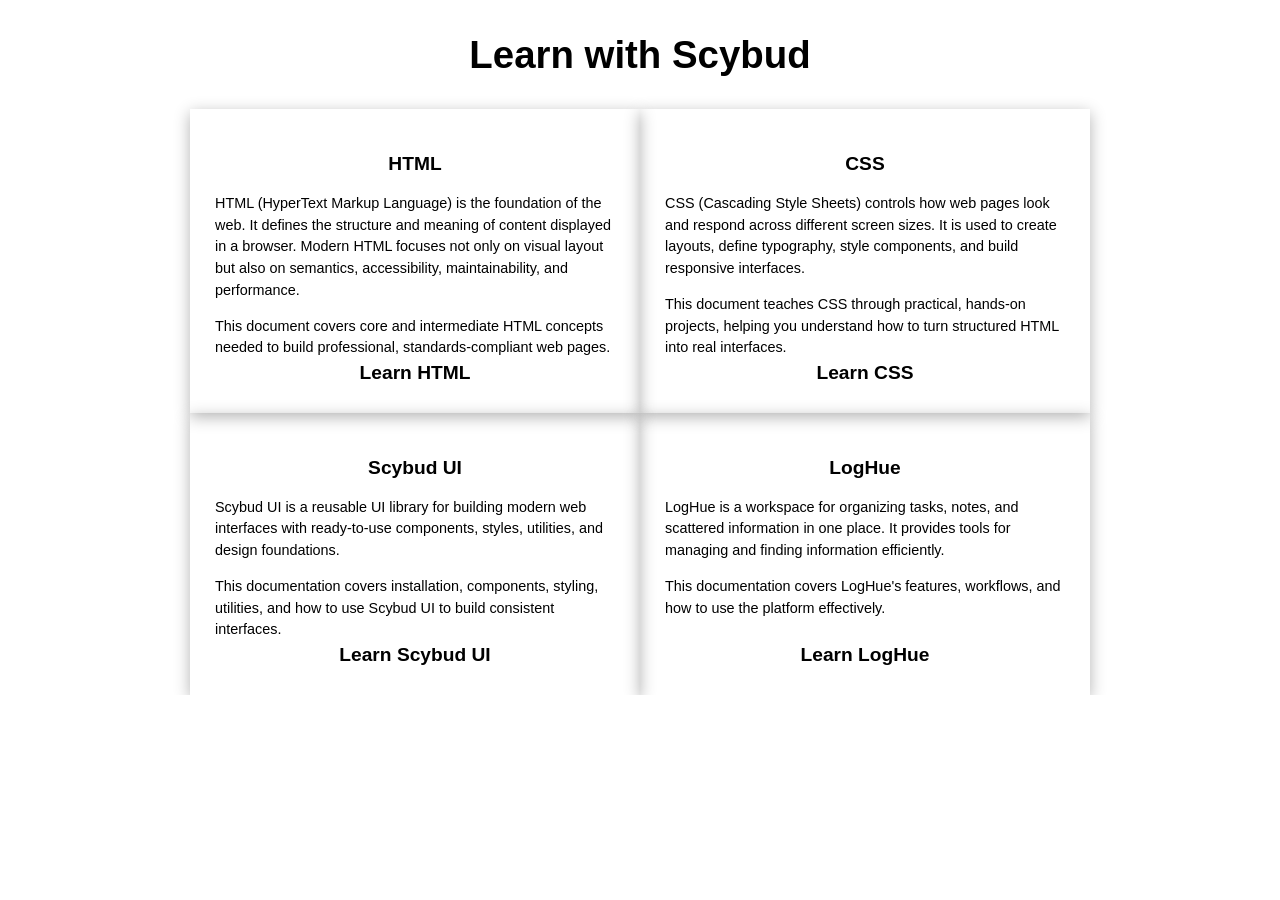
<file: index.html>
<!doctype html>
<html lang="en">
  <head>
    <meta charset="UTF-8" />
    <meta name="viewport" content="width=device-width, initial-scale=1.0" />
    <title>Learn | Scybud</title>

<meta name="description" content="Free developer docs from Scybud covering HTML, CSS, and the Scybud UI component library. Learn web development fundamentals with practical, hands-on guides." />
<meta name="keywords" content="learn web development, HTML docs, CSS docs, Scybud UI, Scybud, web development tutorials" />
<meta name="author" content="Abdulroqib" />
<meta name="robots" content="index, follow" />
<link rel="canonical" href="https://learn.scybud.com/" />

<meta property="og:type" content="website" />
<meta property="og:site_name" content="Scybud" />
<meta property="og:title" content="Learn | Scybud" />
<meta property="og:description" content="Free developer docs from Scybud covering HTML, CSS, and the Scybud UI component library." />
<meta property="og:url" content="https://learn.scybud.com/" />
<meta property="og:image" content="https://learn.scybud.com/assets/images/og-image.png" />

<meta name="twitter:card" content="summary_large_image" />
<meta name="twitter:title" content="Learn | Scybud" />
<meta name="twitter:description" content="Free developer docs from Scybud covering HTML, CSS, and the Scybud UI component library." />
<meta name="twitter:image" content="https://learn.scybud.com/assets/images/og-image.png" />

    <meta name="theme-color" content="#000000" />
<link rel="apple-touch-icon" sizes="180x180" href="/assets/favicons/apple-touch-icon.png">
<link rel="icon" type="image/png" sizes="32x32" href="/assets/favicons/favicon-32x32.png">
<link rel="icon" type="image/png" sizes="16x16" href="/assets/favicons/favicon-16x16.png">
<link rel="manifest" href="/site.webmanifest">

    <link
      rel="stylesheet"
      href="https://ui.scybud.com/css/variables.css"
    />

<link rel="stylesheet" href="/assets/css/base.css" />
<link rel="stylesheet" href="/assets/css/home.css" />
    
  </head>

 <body>
  <h1>Learn with Scybud</h1>

  <div class="cards">
    <div class="card">
      <h2>HTML</h2>
      <p>
        HTML (HyperText Markup Language) is the foundation of the web. It
        defines the structure and meaning of content displayed in a browser.
        Modern HTML focuses not only on visual layout but also on semantics,
        accessibility, maintainability, and performance.
      </p>
      <p>
        This document covers core and intermediate HTML concepts needed to
        build professional, standards-compliant web pages.
      </p>
      <a href="/html/" target="_blank">Learn HTML</a>
    </div>

    <div class="card">
      <h2>CSS</h2>
      <p>
        CSS (Cascading Style Sheets) controls how web pages look and respond
        across different screen sizes. It is used to create layouts, define
        typography, style components, and build responsive interfaces.
      </p>
      <p>
        This document teaches CSS through practical, hands-on projects,
        helping you understand how to turn structured HTML into real
        interfaces.
      </p>
      <a href="/css/" target="_blank">Learn CSS</a>
    </div>

    <div class="card">
      <h2>Scybud UI</h2>
      <p>
        Scybud UI is a reusable UI library for building modern web interfaces
        with ready-to-use components, styles, utilities, and design
        foundations.
      </p>
      <p>
        This documentation covers installation, components, styling,
        utilities, and how to use Scybud UI to build consistent interfaces.
      </p>
      <a href="/scybud-ui/" target="_blank">Learn Scybud UI</a>
    </div>

    <div class="card">
  <h2>LogHue</h2>
  <p>
    LogHue is a workspace for organizing tasks, notes, and scattered
    information in one place. It provides tools for managing and finding
    information efficiently.
  </p>
  <p>
    This documentation covers LogHue's features, workflows, and how to use
    the platform effectively.
  </p>
  <a href="/loghue/">Learn LogHue</a>
</div>

  </div>
</body>

</html>
</file>
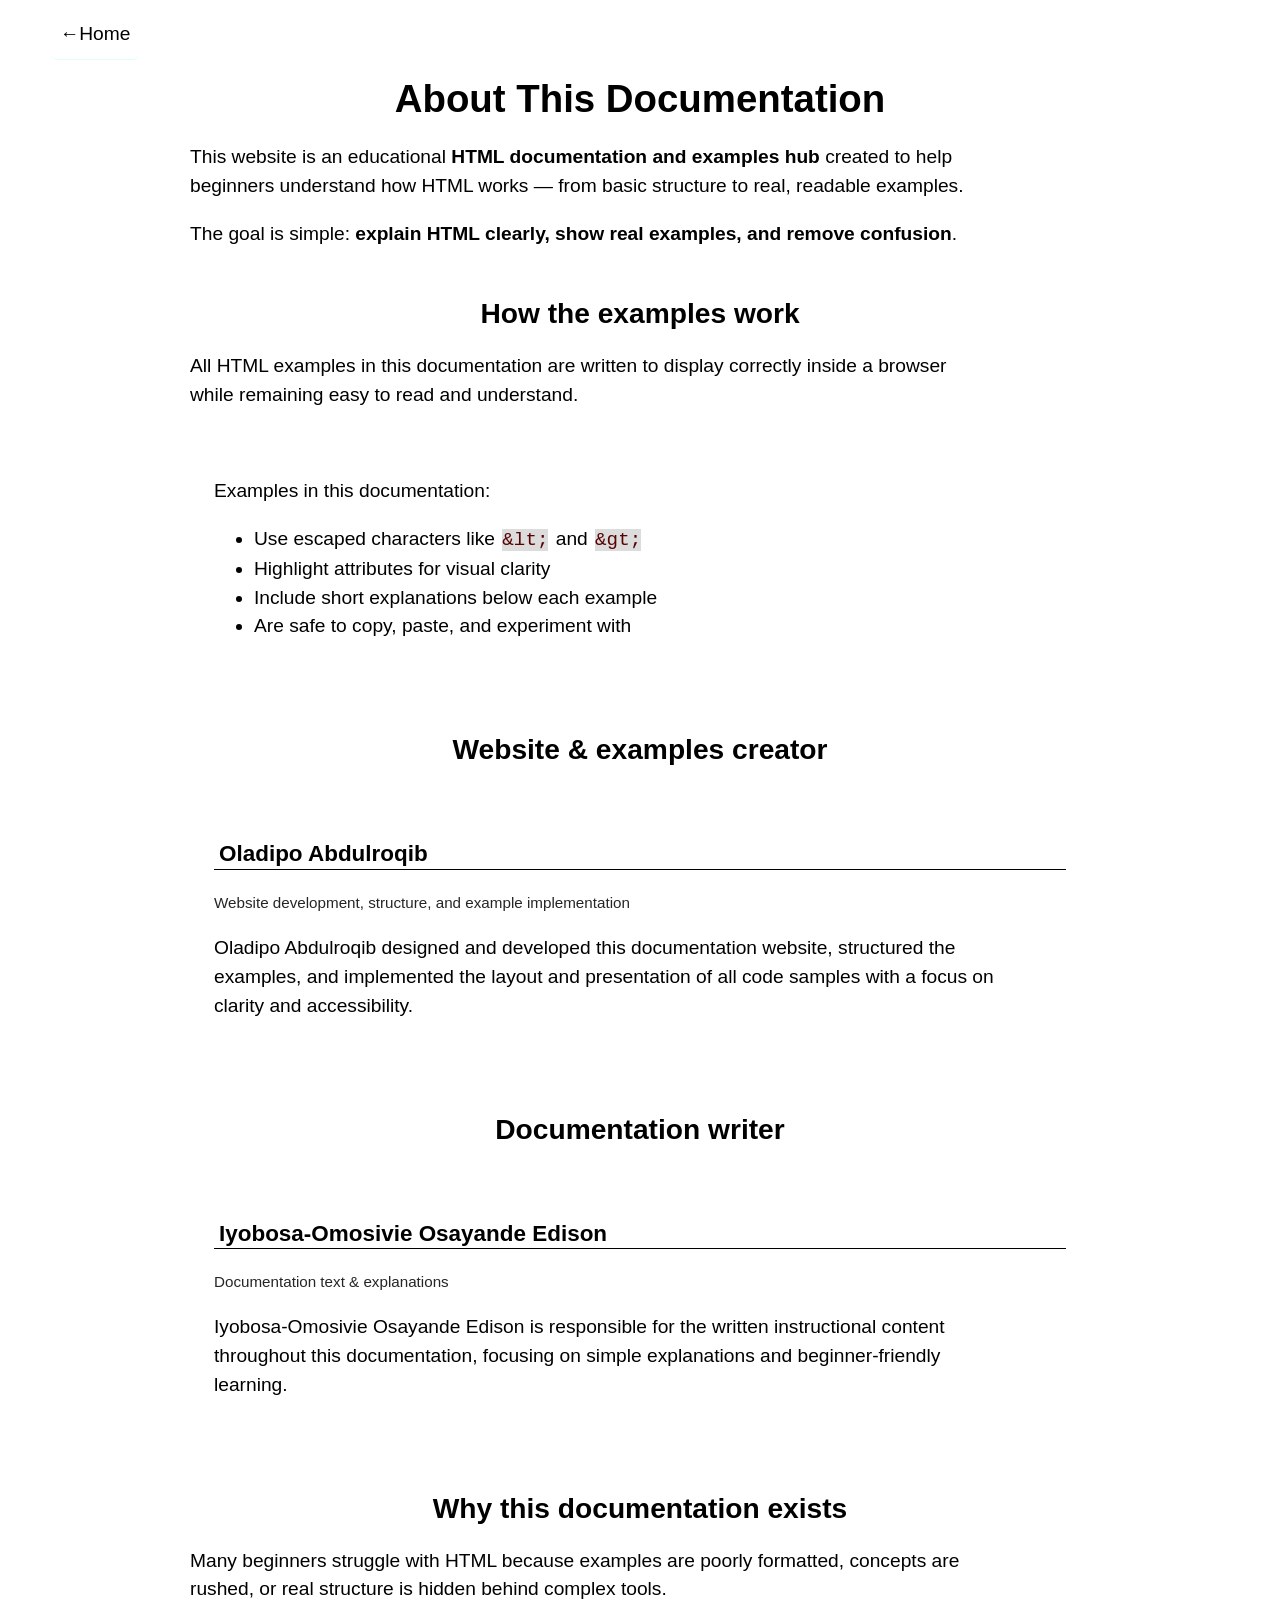
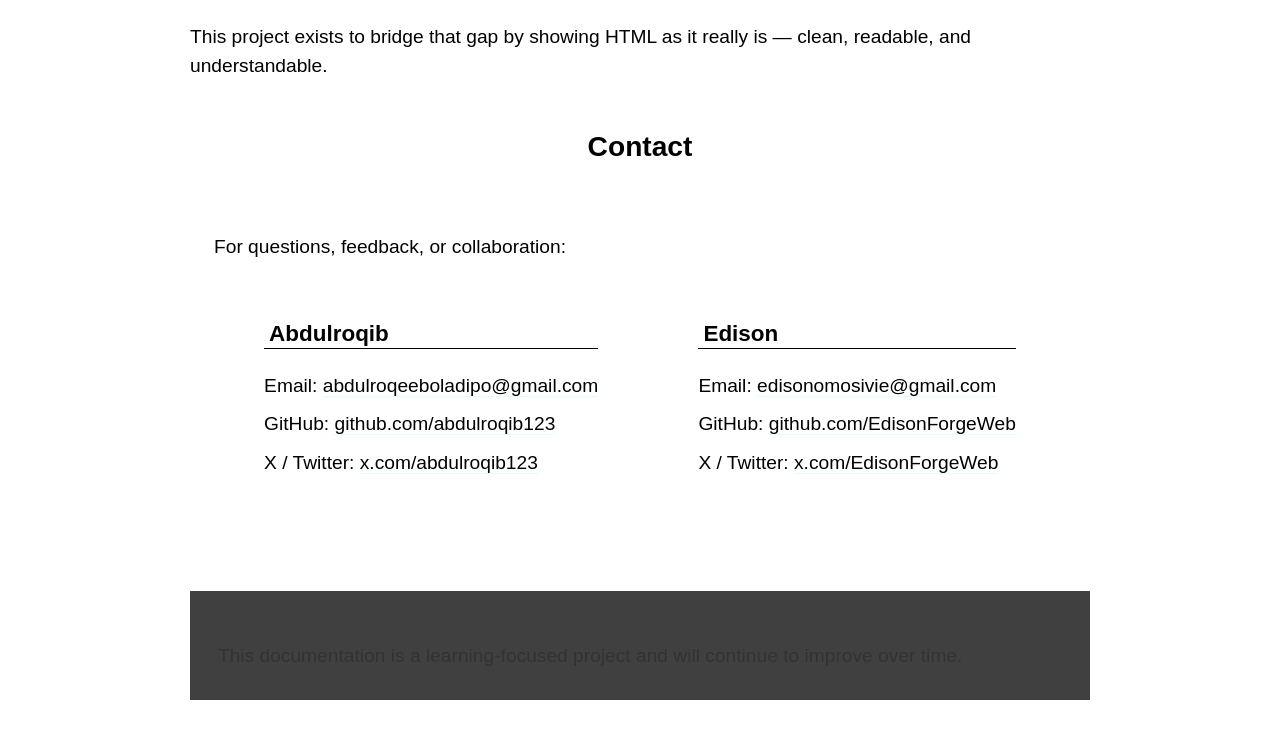
<file: about.html>
<!doctype html>
<html lang="en">
  <head>
    <meta charset="UTF-8" />
    <meta name="viewport" content="width=device-width, initial-scale=1.0" />
    <title>About — HTML Documentation</title>

    <script type="application/ld+json">
      {
        "@context": "https://schema.org",
        "@type": "AboutPage",
        "mainEntity": {
          "@type": "WebPage",
          "name": "About HTML Documentation",
          "description": "About this HTML documentation — educational content to help beginners learn HTML clearly and practically.",
          "url": "https://scyflix.github.io/HTML-Documentaion/about.html"
        }
      }
    </script>

    <script type="application/ld+json">
      {
        "@context": "https://schema.org",
        "@type": "Organization",
        "name": "Scyflix HTML Documentation",
        "url": "https://scyflix.github.io/HTML-Documentaion/",
        "description": "Free educational HTML documentation by Abdulroqib and Iyobosa-Omosivie Edison."
      }
    </script>

    <!--SCYBUD UI CORE-->
    <link rel="stylesheet" href="https://ui.scybud.com/css/variables.css" />

    <link rel="stylesheet" href="/styles.css" />

    <style>
      main {
        max-width: 900px;
        margin: 0 auto;
        padding: 3rem 1.5rem;
      }

      h1,
      h2,
      h3 {
        line-height: 1.3;
      }

      h1 {
        font-size: clamp(2rem, 3vw, 3rem);
        margin-bottom: 1rem;
        text-align: center;
      }

      h2 {
        margin-top: 3rem;
        margin-bottom: 0.75rem;
        font-size: clamp(1.4rem, 2.2vw, 2rem);
      }

      p {
        font-size: var(--font-size);
        max-width: 75ch;
      }

      .card {
        background: var(--card-bg);
        border: 1px solid var(--border-primary);
        border-radius: 8px;
        padding: 1.5rem;
        margin-top: 1.5rem;
      }

      .meta {
        margin-top: 0.5rem;
        font-size: 0.95rem;
        opacity: 0.85;
      }

      a {
        color: var(--link);
        text-decoration: none;
        border-bottom: 1px solid var(--link-border);
      }

      a:hover {
        opacity: 0.9;
      }

      .contact-list {
        list-style: none;
        padding: 0;
        margin: 1rem 0 0;
      }

      .contact-list li {
        margin-bottom: 0.6rem;
      }
      .contactContainer {
        display: flex;
        flex-wrap: wrap;
        justify-content: space-around;
      }
      .contactContainer div {
        border: 1px solid var(--border-primary);
        padding: 0 15px;
        border-radius: 8px;
        margin: 1rem;
      }

      footer {
        margin-top: 4rem;
        padding-top: 2rem;
        border-top: 1px solid var(--border-primary);
        font-size: 0.9rem;
        opacity: 0.8;
      }
      .home {
        background: var(--surface-primary);
        color: var(--text-color);
        padding: 10px;
        border-radius: 8px;
        position: fixed;
        left: 50px;
        top: 10px;
      }
    </style>
  </head>

  <body>
    <main>
      <a href="index.html" class="home">←Home</a>
      <h1>About This Documentation</h1>

      <p>
        This website is an educational
        <strong>HTML documentation and examples hub</strong> created to help
        beginners understand how HTML works — from basic structure to real,
        readable examples.
      </p>

      <p>
        The goal is simple:
        <strong
          >explain HTML clearly, show real examples, and remove
          confusion</strong
        >.
      </p>

      <h2>How the examples work</h2>

      <p>
        All HTML examples in this documentation are written to display correctly
        inside a browser while remaining easy to read and understand.
      </p>

      <div class="card">
        <p>Examples in this documentation:</p>
        <ul>
          <li>
            Use escaped characters like <code>&amp;lt;</code> and
            <code>&amp;gt;</code>
          </li>
          <li>Highlight attributes for visual clarity</li>
          <li>Include short explanations below each example</li>
          <li>Are safe to copy, paste, and experiment with</li>
        </ul>
      </div>

      <h2>Website & examples creator</h2>

      <div class="card">
        <h3>Oladipo Abdulroqib</h3>
        <p class="meta">
          Website development, structure, and example implementation
        </p>
        <p>
          Oladipo Abdulroqib designed and developed this documentation website,
          structured the examples, and implemented the layout and presentation
          of all code samples with a focus on clarity and accessibility.
        </p>
      </div>

      <h2>Documentation writer</h2>

      <div class="card">
        <h3>Iyobosa-Omosivie Osayande Edison</h3>
        <p class="meta">Documentation text & explanations</p>
        <p>
          Iyobosa-Omosivie Osayande Edison is responsible for the written
          instructional content throughout this documentation, focusing on
          simple explanations and beginner-friendly learning.
        </p>
      </div>

      <h2>Why this documentation exists</h2>

      <p>
        Many beginners struggle with HTML because examples are poorly formatted,
        concepts are rushed, or real structure is hidden behind complex tools.
      </p>

      <p>
        This project exists to bridge that gap by showing HTML as it really is —
        clean, readable, and understandable.
      </p>

      <h2>Contact</h2>

      <div class="card">
        <p>For questions, feedback, or collaboration:</p>
        <div class="contactContainer">
          <div id="abdulroqib">
            <h3>Abdulroqib</h3>
            <ul class="contact-list">
              <li>
                Email:
                <a href="mailto:abdulroqeeboladipo@gmail.com">
                  abdulroqeeboladipo@gmail.com
                </a>
              </li>
              <li>
                GitHub:
                <a href="https://github.com/abdulroqib123" target="_blank">
                  github.com/abdulroqib123
                </a>
              </li>
              <li>
                X / Twitter:
                <a href="https://x.com/abdulroqib123" target="_blank">
                  x.com/abdulroqib123
                </a>
              </li>
            </ul>
          </div>
          <div id="edison">
            <h3>Edison</h3>
            <ul class="contact-list">
              <li>
                Email:
                <a href="mailto:edisonomosivie@gmail.com">
                  edisonomosivie@gmail.com
                </a>
              </li>
              <li>
                GitHub:
                <a href="https://github.com/EdisonForgeWeb" target="_blank">
                  github.com/EdisonForgeWeb
                </a>
              </li>
              <li>
                X / Twitter:
                <a href="https://x.com/EdisonForgeWeb" target="_blank">
                  x.com/EdisonForgeWeb
                </a>
              </li>
            </ul>
          </div>
        </div>
      </div>

      <footer>
        <p>
          This documentation is a learning-focused project and will continue to
          improve over time.
        </p>
      </footer>
    </main>
  </body>
</html>
</file>
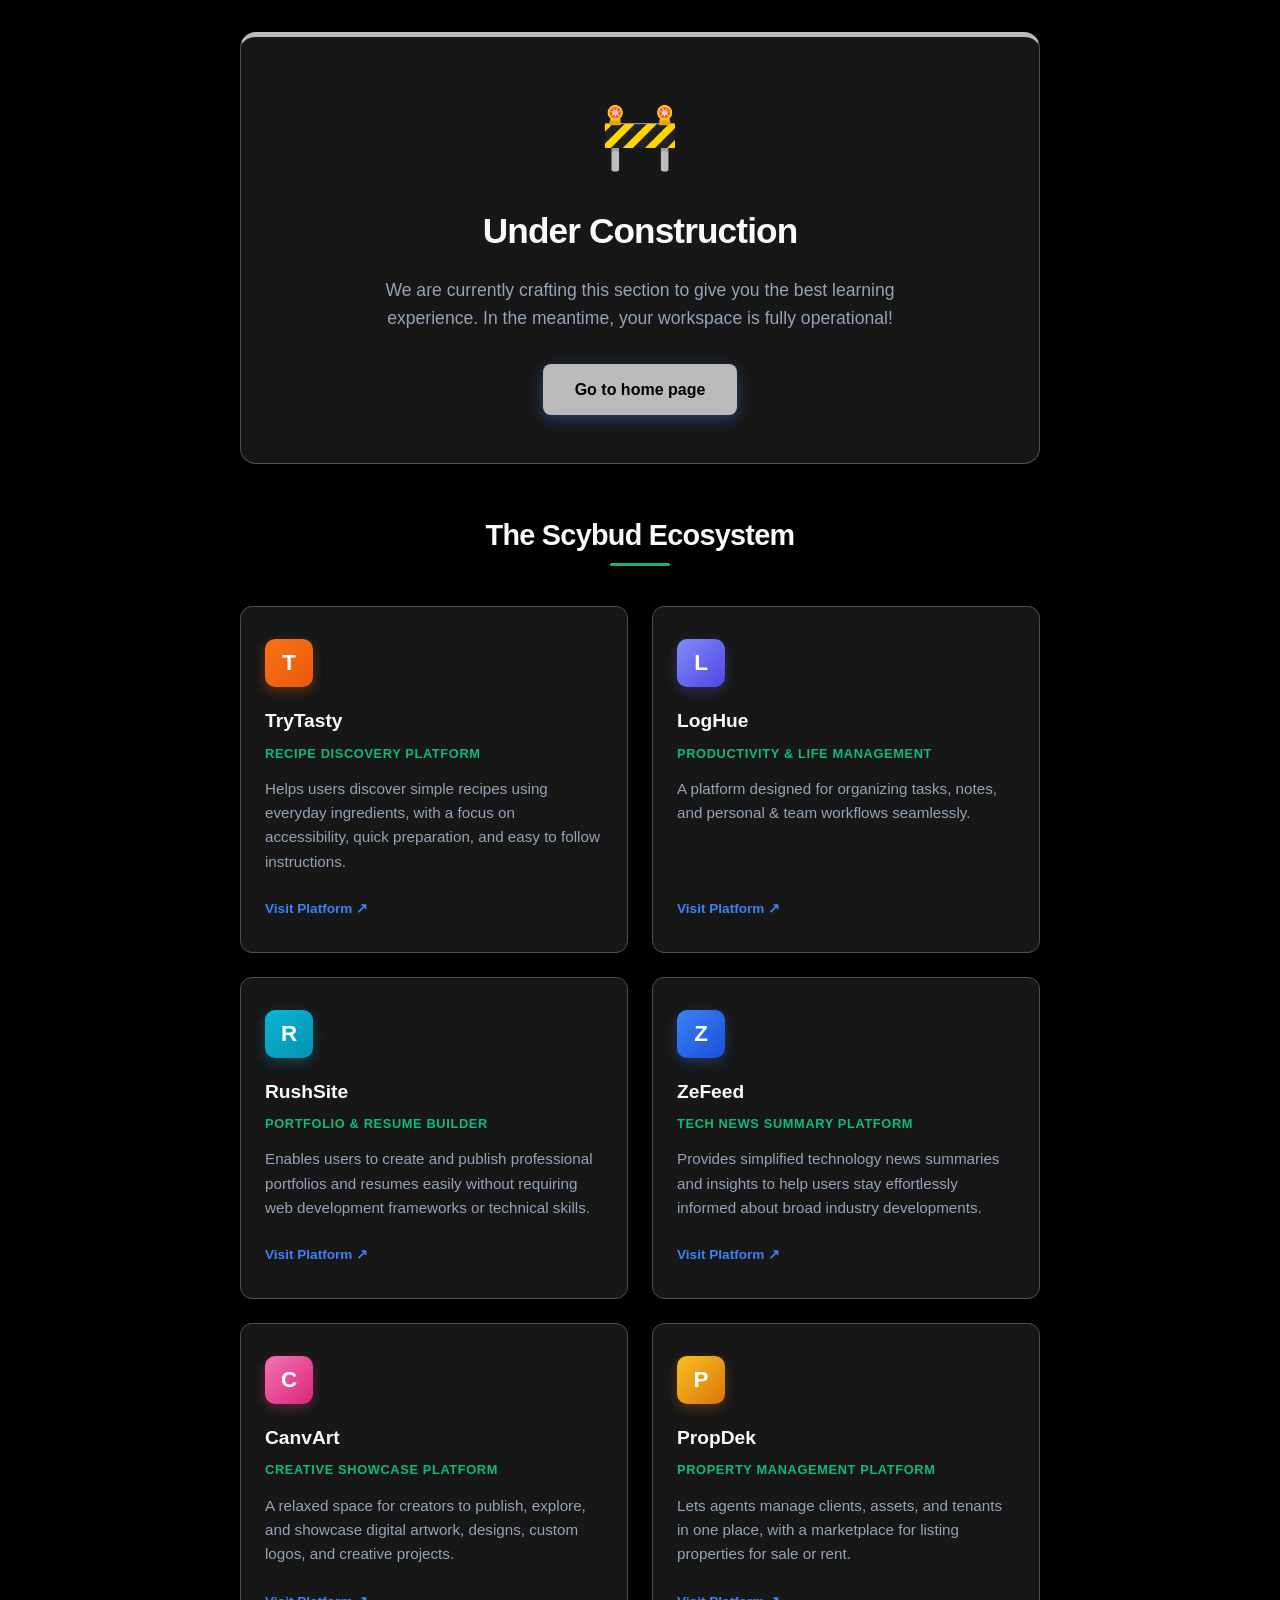
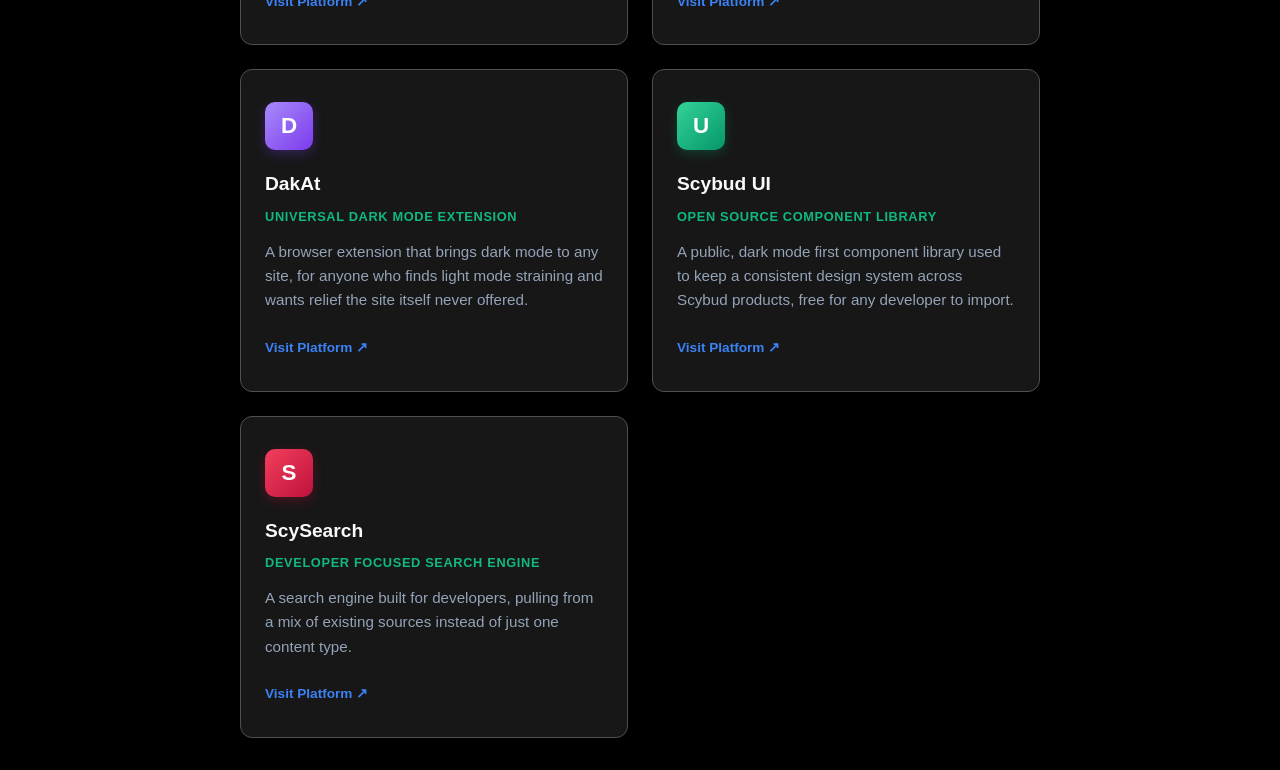
<file: css/page.html>
<!DOCTYPE html>
<html lang="en">
<head>
    <meta charset="UTF-8">
    <meta name="viewport" content="width=device-width, initial-scale=1.0">
    <title>Page Under Construction - Scybud Learn</title>

    <!--FAVICONS-->
<link rel="apple-touch-icon" sizes="180x180" href="../assets/favicons/apple-touch-icon.png">
<link rel="icon" type="image/png" sizes="32x32" href="../assets/favicons/favicon-32x32.png">
<link rel="icon" type="image/png" sizes="16x16" href="../assets/favicons/favicon-16x16.png">
    <style>
        /* Base Reset & Variables */
        * {
            margin: 0;
            padding: 0;
            box-sizing: border-box;
            font-family: 'Segoe UI', Tahoma, Geneva, Verdana, sans-serif;
        }

        :root {
            --primary-color: #bababa; /* Brighter blue for dark mode visibility */
            --primary-hover: #fffefe;
            --dark-bg: #000000;       /* Deep slate background */
            --card-bg: #171717;       /* Slightly lighter slate for contrast */
            --text-main: #f8fafc;     /* Clean off-white */
            --text-muted: #94a3b8;    /* Muted grey for descriptions */
            --border-color: #4f4f4f;  /* Subtle dark border */
            --scybud-accent: #2449c5; /* Scybud Modern Green */
        }

        body {
            background-color: var(--dark-bg);
            color: var(--text-main);
            line-height: 1.6;
            display: flex;
            flex-direction: column;
            align-items: center;
            min-height: 100vh;
            padding: 2rem 1rem;
        }

        /* Main Container */
        .container {
            max-width: 800px;
            width: 100%;
            text-align: center;
        }

        /* Construction Alert Hero */
        .hero-section {
            background: var(--card-bg);
            padding: 3rem 2rem;
            border-radius: 16px;
            box-shadow: 0 10px 25px -5px rgba(0, 0, 0, 0.3), 0 8px 10px -6px rgba(0, 0, 0, 0.3);
            margin-bottom: 3rem;
            border-top: 5px solid var(--primary-color);
            border-left: 1px solid var(--border-color);
            border-right: 1px solid var(--border-color);
            border-bottom: 1px solid var(--border-color);
        }

        .construction-icon {
            font-size: 4rem;
            margin-bottom: 1rem;
            display: inline-block;
        }

        h1 {
            font-size: 2.2rem;
            margin-bottom: 1rem;
            color: var(--text-main);
            letter-spacing: -0.025em;
        }

        p.subtitle {
            font-size: 1.1rem;
            color: var(--text-muted);
            margin-bottom: 2rem;
            max-width: 600px;
            margin-left: auto;
            margin-right: auto;
        }

        /* CTA Button */
        .btn-dashboard {
            display: inline-block;
            background-color: var(--primary-color);
            color: #000000;
            text-decoration: none;
            padding: 0.8rem 2rem;
            font-weight: 600;
            border-radius: 8px;
            transition: background-color 0.2s ease, transform 0.1s ease, box-shadow 0.2s ease;
            box-shadow: 0 4px 14px rgba(59, 130, 246, 0.4);
        }

        .btn-dashboard:hover {
            background-color: var(--primary-hover);
            transform: translateY(-1px);
            box-shadow: 0 6px 20px rgba(59, 130, 246, 0.5);
        }

        .btn-dashboard:active {
            transform: translateY(0);
        }

        /* Scybud Ecosystem Section */
.scybud-section {
    margin-top: 1rem;
}

.scybud-header {
    margin-bottom: 2.5rem;
    text-align: center;
}

.scybud-header h2 {
    font-size: 1.8rem;
    color: #f8fafc;
    position: relative;
    display: inline-block;
    padding-bottom: 0.5rem;
    letter-spacing: -0.025em;
}

.scybud-header h2 a {
    color: inherit;
    text-decoration: none;
    transition: color 0.2s ease;
}

.scybud-header h2 a:hover {
    color: #10b981;
}

.scybud-header h2::after {
    content: '';
    position: absolute;
    bottom: 0;
    left: 50%;
    transform: translateX(-50%);
    width: 60px;
    height: 3px;
    background-color: #10b981;
    border-radius: 2px;
}

/* Balanced responsive grid layout */
.scybud-grid {
    display: grid;
    grid-template-columns: repeat(auto-fit, minmax(280px, 1fr));
    gap: 1.5rem;
    margin-top: 1rem;
}

/* Product Cards styled as anchors */
.product-card {
    background: var(--card-bg);
    padding: 2rem 1.5rem;
    border-radius: 12px;
    border: 1px solid var(--border-color);
    text-decoration: none; /* Removes underline from links */
    color: inherit;
    transition: transform 0.2s ease, box-shadow 0.2s ease, border-color 0.2s ease;
    text-align: left;
    display: flex;
    flex-direction: column;
    align-items: flex-start;
}

.product-card:hover {
    transform: translateY(-4px);
    box-shadow: 0 20px 25px -5px rgba(0, 0, 0, 0.4);
    border-color: #475569;
}

/* Brand Logo Typography Badge Style */
.brand-logo {
    width: 48px;
    height: 48px;
    border-radius: 10px;
    color: white;
    display: flex;
    align-items: center;
    justify-content: center;
    font-weight: bold;
    font-size: 1.4rem;
    margin-bottom: 1.2rem;
}

/* Unique Gradients for the Full Roster */
.logo-trytasty { background: linear-gradient(135deg, #f97316, #ea580c); box-shadow: 0 4px 12px rgba(249, 115, 22, 0.3); }
.logo-loghue { background: linear-gradient(135deg, #818cf8, #4f46e5); box-shadow: 0 4px 12px rgba(99, 102, 241, 0.3); }
.logo-rushsite { background: linear-gradient(135deg, #06b6d4, #0891b2); box-shadow: 0 4px 12px rgba(6, 182, 212, 0.3); }
.logo-zefeed { background: linear-gradient(135deg, #3b82f6, #1d4ed8); box-shadow: 0 4px 12px rgba(59, 130, 246, 0.3); }
.logo-canvart { background: linear-gradient(135deg, #f472b6, #db2777); box-shadow: 0 4px 12px rgba(236, 72, 153, 0.3); }
.logo-htmldoc { background: linear-gradient(135deg, #10b981, #059669); box-shadow: 0 4px 12px rgba(16, 185, 129, 0.3); }
.logo-propdek { background: linear-gradient(135deg, #fbbf24, #d97706); box-shadow: 0 4px 12px rgba(217, 119, 6, 0.3); }
.logo-dakat { background: linear-gradient(135deg, #a78bfa, #7c3aed); box-shadow: 0 4px 12px rgba(124, 58, 237, 0.3); }
.logo-scybudui { background: linear-gradient(135deg, #34d399, #059669); box-shadow: 0 4px 12px rgba(5, 150, 105, 0.3); }
.logo-scysearch { background: linear-gradient(135deg, #f43f5e, #be123c); box-shadow: 0 4px 12px rgba(190, 18, 60, 0.3); }

.product-card h3 {
    font-size: 1.2rem;
    margin-bottom: 0.4rem;
    color: #f8fafc;
}

.product-card h4 {
    font-size: 0.8rem;
    text-transform: uppercase;
    letter-spacing: 0.05em;
    color: #10b981; /* Accent styling for product type tags */
    margin-bottom: 0.8rem;
    font-weight: 600;
}

.product-card p {
    font-size: 0.95rem;
    color: #94a3b8;
    font-weight: 400;
    margin-bottom: 1.5rem;
}

/* Link indication arrow at the bottom right of the card */
.card-link-text {
    font-size: 0.85rem;
    color: #3b82f6;
    font-weight: 600;
    margin-top: auto; /* Pushes link text to the bottom */
    display: flex;
    align-items: center;
    gap: 0.25rem;
}

.product-card:hover .card-link-text {
    color: #60a5fa;
}
        /* Responsive adjustments */
        @media (max-width: 600px) {
            h1 { font-size: 1.8rem; }
            .hero-section { padding: 2rem 1rem; }
        }
    </style>
</head>
<body>

    <div class="container">
        
        <!-- Under Construction Notice -->
        <section class="hero-section">
            <span class="construction-icon">🚧</span>
            <h1>Under Construction</h1>
            <p class="subtitle">We are currently crafting this section to give you the best learning experience. In the meantime, your workspace is fully operational!</p>
            <a href="/" class="btn-dashboard">Go to home page</a>
        </section>

       <!-- Scybud Products Showcase Section -->
<section class="scybud-section">
    <div class="scybud-header">
        <h2><a href="https://abdulroqib123.github.io/Scybud-Labs/" target="_blank">The Scybud Ecosystem</a></h2>
    </div>
    
    <div class="scybud-grid">
        
        <!-- 1. TryTasty -->
        <a href="https://trytasty.scybud.com" target="_blank" class="product-card">
            <div class="brand-logo logo-trytasty">T</div>
            <h3>TryTasty</h3>
            <h4>Recipe Discovery Platform</h4>
            <p>Helps users discover simple recipes using everyday ingredients, with a focus on accessibility, quick preparation, and easy to follow instructions.</p>
            <span class="card-link-text">Visit Platform ↗</span>
        </a>

        <!-- 2. LogHue -->
        <a href="https://loghue.com" target="_blank" class="product-card">
            <div class="brand-logo logo-loghue">L</div>
            <h3>LogHue</h3>
            <h4>Productivity & Life Management</h4>
            <p>A platform designed for organizing tasks, notes, and personal & team workflows seamlessly.</p>
            <span class="card-link-text">Visit Platform ↗</span>
        </a>

        <!-- 3. RushSite -->
        <a href="https://rushsite.scybud.com" target="_blank" class="product-card">
            <div class="brand-logo logo-rushsite">R</div>
            <h3>RushSite</h3>
            <h4>Portfolio & Resume Builder</h4>
            <p>Enables users to create and publish professional portfolios and resumes easily without requiring web development frameworks or technical skills.</p>
            <span class="card-link-text">Visit Platform ↗</span>
        </a>

        <!-- 4. ZeFeed -->
        <a href="https://zefeed.scybud.com" target="_blank" class="product-card">
            <div class="brand-logo logo-zefeed">Z</div>
            <h3>ZeFeed</h3>
            <h4>Tech News Summary Platform</h4>
            <p>Provides simplified technology news summaries and insights to help users stay effortlessly informed about broad industry developments.</p>
            <span class="card-link-text">Visit Platform ↗</span>
        </a>

        <!-- 5. CanvArt -->
        <a href="https://canvart.scybud.com" target="_blank" class="product-card">
            <div class="brand-logo logo-canvart">C</div>
            <h3>CanvArt</h3>
            <h4>Creative Showcase Platform</h4>
            <p>A relaxed space for creators to publish, explore, and showcase digital artwork, designs, custom logos, and creative projects.</p>
            <span class="card-link-text">Visit Platform ↗</span>
        </a>

        <!-- 6. PropDek -->
        <a href="https://propdek.scybud.com" target="_blank" class="product-card">
            <div class="brand-logo logo-propdek">P</div>
            <h3>PropDek</h3>
            <h4>Property Management Platform</h4>
            <p>Lets agents manage clients, assets, and tenants in one place, with a marketplace for listing properties for sale or rent.</p>
            <span class="card-link-text">Visit Platform ↗</span>
        </a>

        <!-- 7. DakAt -->
        <a href="https://dakat.scybud.com" target="_blank" class="product-card">
            <div class="brand-logo logo-dakat">D</div>
            <h3>DakAt</h3>
            <h4>Universal Dark Mode Extension</h4>
            <p>A browser extension that brings dark mode to any site, for anyone who finds light mode straining and wants relief the site itself never offered.</p>
            <span class="card-link-text">Visit Platform ↗</span>
        </a>

        <!-- 8. Scybud UI -->
        <a href="https://ui.scybud.com" target="_blank" class="product-card">
            <div class="brand-logo logo-scybudui">U</div>
            <h3>Scybud UI</h3>
            <h4>Open Source Component Library</h4>
            <p>A public, dark mode first component library used to keep a consistent design system across Scybud products, free for any developer to import.</p>
            <span class="card-link-text">Visit Platform ↗</span>
        </a>

        <!-- 9. ScySearch -->
        <a href="https://search.scybud.com" target="_blank" class="product-card">
            <div class="brand-logo logo-scysearch">S</div>
            <h3>ScySearch</h3>
            <h4>Developer Focused Search Engine</h4>
            <p>A search engine built for developers, pulling from a mix of existing sources instead of just one content type.</p>
            <span class="card-link-text">Visit Platform ↗</span>
        </a>

    </div>
</section>

    </div>

</body>
</html>
</file>
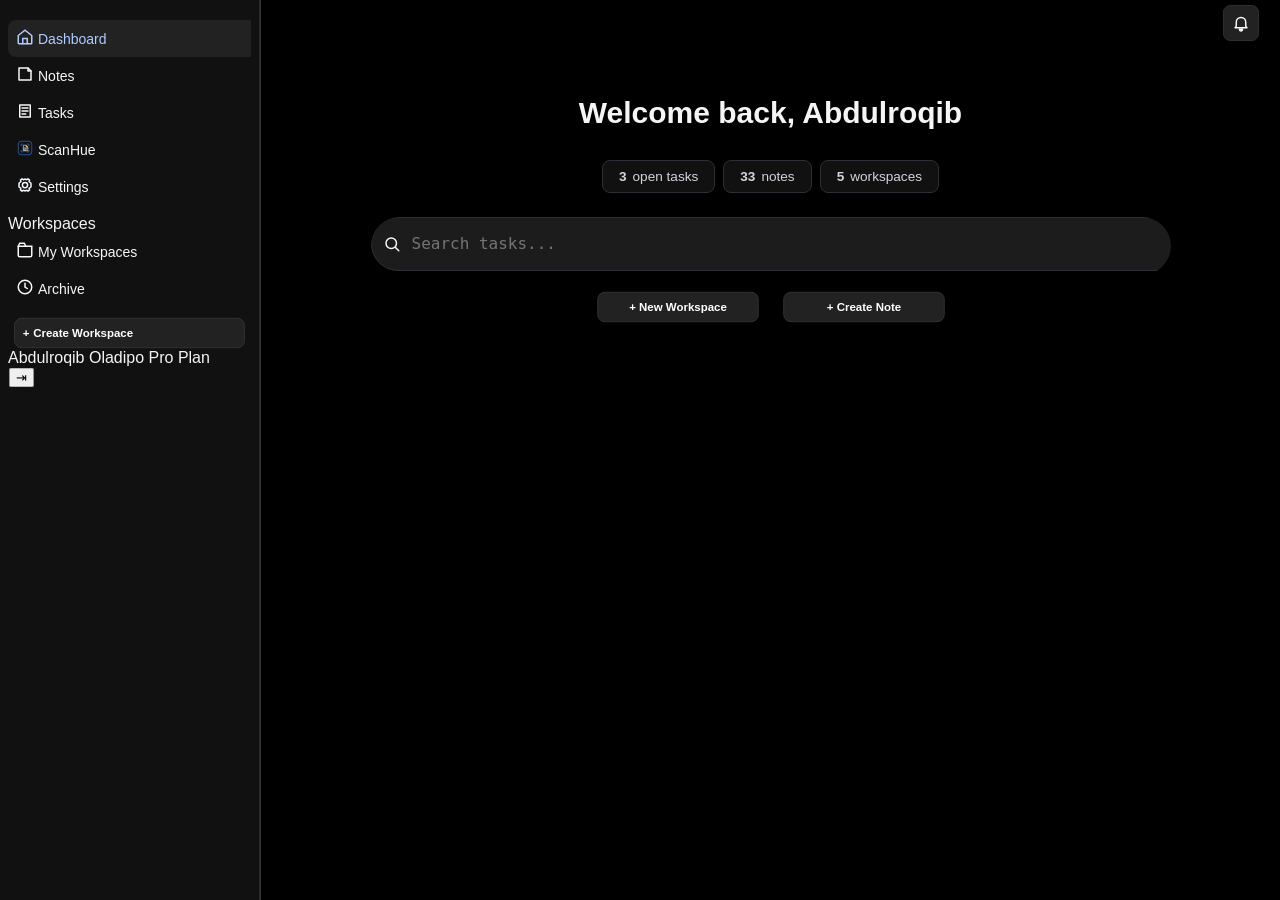
<file: css/recources/loghue-dashboard.html>
<!doctype html>
<html lang="en">
<head>
  <meta charset="UTF-8" />
  <meta name="viewport" content="width=device-width, initial-scale=1.0" />
  <title>Dashboard | LogHue</title>

  <style>
html,
body {
  margin: 0;
  background: #000;
  color: #f5f5f5;
  font-family: Arial, Helvetica, sans-serif;
}

.main {
  display: grid;
  grid-template-columns: 260px 1fr;
  min-height: 100vh;
}

.sidebar {
  background: #111;
  border-right: 1px solid #2a2a2a;
    padding: 20px 8px;

}

.sidebar a {
    background: none;
  border: none;
  width: 100%;
  padding: 8px;
  font-size: 0.875rem;
  border-radius: 8px;
  color: #f5f7fa;
  cursor: pointer;
  transition: 0.2s;
  display: flex;
  align-items: center;
  gap: 4px;
  text-decoration: none;
}

.sidebar a.active {
  color: #afccff;
  background: #222;
}

.sidebarNav {
    flex: 1;
    width: 100%;
    overflow: auto;
    padding-bottom: 10px;
    margin-bottom: auto;
    overflow-x: hidden;
}
.sidebarNav span.navIcon {
        width: auto;
        display: block;
    }

 .mainContent {
  border-left: 1px solid #333;
  padding: 0 8px 8px;
  overflow-y: auto;
  scroll-behavior: smooth;
}

.contentHeader {
  white-space: nowrap;
  display: flex;
  justify-content: space-between;
  align-items: center;
  position: sticky;
  top: 0;
  z-index: 1;
  margin-bottom: 16px;
  padding: 4px 12px;
  overflow-x: auto;
}

.menuBtn {
  font-size: 0.9rem;
  font-weight: 600;
  background: none;
  border: none;
  cursor: pointer;
  transition: opacity 0.2s ease;
}

.headerRight {
  display: flex;
  align-items: center;
  gap: 8px;
}

#notificationToggleBtn {
  position: relative;
}

.dashboard-section {
  border: none;
  display: flex;
  flex-direction: column;
  align-items: center;
  transition: transform 1s ease, opacity 0.5s ease;
  border-radius: 8px;
  padding: 4px;
  margin: 10px auto;
}

.sectionHeader {
  margin-bottom: var(--space-md);
}

.dashboardHeader h1 {
  font-size: 1.875rem;
}

.dashboardStats {
  display: flex;
  gap: 8px;
  width: 100%;
  max-width: 800px;
  margin: 0 auto;
  flex-wrap: wrap;
  justify-content: center;
}

.statCard {
  background: #111;
  border: 1px solid #2c2f36;
  border-radius: 8px;
  padding: 8px 16px;
  font-size: 0.85rem;
  color: #d1d5db;
  display: flex;
  align-items: center;
  gap: 6px;
}

.searchBarContainer {
  width: 100%;
  max-width: 100%;
  display: flex;
  flex-direction: column;
  justify-content: center;
  gap: 16px;
  margin: 0 16px;
  position: relative;
}

.searchInputWrapper {
    overflow: hidden;
  position: relative;
  width: 100%;
  max-width: 800px;
  margin: 24px auto 0;
    border-radius: 50px;

}
.searchIcon {
    position: absolute;
    left: 12px;
    top: 18px;
}
.mainSearchInput {
  background-color: #1c1c1c;
  color: #ffffff;
  outline: none;
  border: 1px solid #2c2f36;
  font-size: 1rem;
  transition: 0.3s;
  resize: none;
  border-radius: 50px;
  width: 100%;
  height: 20px;
  margin: 0;
  max-width: none;
  padding: 16px;
  padding-right: 0;
  padding-left: 40px;
}

.quickActionsContainer {
  display: flex;
  justify-content: center;
  gap: 16px;
  margin-bottom: 24px;
  color: #fff;
}

.actionBtn {
     background: #222;
  border: 1px solid #333;
    width: 100%;
    padding: 8px;
    font-size: 0.756rem;
    border-radius: 8px;
    color: #fff;
    cursor: pointer;
    transition: 0.2s;
    display: flex;
    align-items: center;
    gap: 4px;
    font-weight: 600;
}
.actionBtn:hover {
    background: #fff;
    color: #000;
}
.quickActionsContainer .actionBtn {
    width: 170px;
    display: flex;
    justify-content: center;
    align-items: center;
 
}
.quickActionsContainer .actionBtn:hover {
color: #fff;
background: #111;
}
button {
    transform: scale(0.95);
}

@media (max-width: 800px) {
  .main {
    grid-template-columns: 1fr;
  }

  .sidebar {
    display: none;
  }
}
  </style>
</head>

<body>

  <main class="main">
    
    <aside class="sidebar" id="sidebarContainer">

      <nav class="sidebarNav" aria-label="Main navigation">

        <a href="#" class="active">
          <span class="navIcon">
            <svg width="18" height="18" viewBox="0 0 24 24" fill="none">
          <path d="M3 10L12 3L21 10V20C21 20.55 20.55 21 20 21H4C3.45 21 3 20.55 3 20V10Z" stroke="currentColor" stroke-width="2" stroke-linecap="round"></path>
          <path d="M9 21V14H15V21" stroke="currentColor" stroke-width="2" stroke-linecap="round"></path>
        </svg>
          </span>
          Dashboard
        </a>

        <a href="#">
          <span class="navIcon">
            <svg width="18" height="18" viewBox="0 0 24 24" fill="none">
          <path d="M4 4H16L20 8V20H4V4Z" stroke="currentColor" stroke-width="2" stroke-linecap="round" stroke-linejoin="round"></path>
          <path d="M16 4V8H20" stroke="currentColor" stroke-width="2" stroke-linecap="round" stroke-linejoin="round"></path>
        </svg>
          </span>
          Notes
        </a>

        <a href="#">
          <span class="navIcon">
            <svg width="18" height="18" viewBox="0 0 24 24" fill="none">
          <!-- outer log sheet -->
          <path d="M5 4H19V20H5V4Z" stroke="currentColor" stroke-width="2" stroke-linecap="round" stroke-linejoin="round"></path>
          <!-- log lines -->
          <path d="M8 8H16" stroke="currentColor" stroke-width="2" stroke-linecap="round"></path>
          <path d="M8 12H16" stroke="currentColor" stroke-width="2" stroke-linecap="round"></path>
          <path d="M8 16H13" stroke="currentColor" stroke-width="2" stroke-linecap="round"></path>
        </svg>
          </span>
          Tasks
        </a>

        <a href="#">
          <span class="navIcon">
           <svg width="18" height="18" viewBox="0 0 64 64" fill="none">
          <!-- Outer frame (blue) -->
          <rect x="8" y="8" width="48" height="48" rx="10" stroke="#3B82F6" stroke-width="2"></rect>

          <!-- Corner brackets -->
          <path d="M18 24 V18 H24" stroke="#3B82F6" stroke-width="2" stroke-linecap="round"></path>
          <path d="M46 24 V18 H40" stroke="#3B82F6" stroke-width="2" stroke-linecap="round"></path>
          <path d="M18 40 V46 H24" stroke="#3B82F6" stroke-width="2" stroke-linecap="round"></path>
          <path d="M46 40 V46 H40" stroke="#3B82F6" stroke-width="2" stroke-linecap="round"></path>

          <!-- Document -->
          <path d="M26 22 H36 L42 28 V42 H26 Z" stroke="#FFFFFF" stroke-width="2" stroke-linejoin="round"></path>
          <path d="M36 22 V28 H42" stroke="#FFFFFF" stroke-width="2" stroke-linejoin="round"></path>

          <!-- Text lines -->
          <line x1="28" y1="32" x2="40" y2="32" stroke="#FFFFFF" stroke-width="2" stroke-linecap="round"></line>
          <line x1="28" y1="36" x2="38" y2="36" stroke="#FFFFFF" stroke-width="2" stroke-linecap="round"></line>
          <line x1="28" y1="40" x2="36" y2="40" stroke="#FFFFFF" stroke-width="2" stroke-linecap="round"></line>

          <!-- Scan beam -->
          <rect x="24" y="30" width="24" height="4" rx="2" fill="#3B82F6" opacity="0.35"></rect>

          <!-- Yellow accent -->
          <circle cx="38" cy="26" r="2" fill="#FACC15"></circle>
        </svg>
          </span>
          ScanHue
        </a>

        <a href="#">
          <span class="navIcon">
            <svg width="18" height="18" viewBox="0 0 24 24" fill="none">
          <path d="M12 15.5C13.933 15.5 15.5 13.933 15.5 12C15.5 10.067 13.933 8.5 12 8.5C10.067 8.5 8.5 10.067 8.5 12C8.5 13.933 10.067 15.5 12 15.5Z" stroke="currentColor" stroke-width="2"></path>
          <path d="M19.4 15A1.65 1.65 0 0 0 20 14V10A1.65 1.65 0 0 0 19.4 9L17.5 7.5L18 5.5L16 4L14 5L12 4L10 5L8 4L6 5.5L6.5 7.5L4.6 9A1.65 1.65 0 0 0 4 10V14A1.65 1.65 0 0 0 4.6 15L6.5 16.5L6 18.5L8 20L10 19L12 20L14 19L16 20L18 18.5L17.5 16.5L19.4 15Z" stroke="currentColor" stroke-width="2" stroke-linecap="round"></path>
        </svg>
          </span>
          Settings
        </a>

      </nav>

      <div class="sidebarHeading">Workspaces</div>

      <nav class="sidebarNav" aria-label="Workspace navigation">

        <a href="#">
          <span class="navIcon">
            <svg width="18" height="18" viewBox="0 0 24 24" fill="none">
          <path d="M3 7H21V19C21 20.1 20.1 21 19 21H5C3.9 21 3 20.1 3 19V7Z" stroke="currentColor" stroke-width="2" stroke-linecap="round"></path>
          <path d="M3 7L5 3H11L13 7" stroke="currentColor" stroke-width="2" stroke-linecap="round"></path>
        </svg>
          </span>
          My Workspaces
        </a>

        <a href="#">
          <span class="navIcon">
           <svg width="18" height="18" viewBox="0 0 24 24" fill="none">
          <circle cx="12" cy="12" r="9" stroke="currentColor" stroke-width="2"></circle>
          <path d="M12 7V12L15 14" stroke="currentColor" stroke-width="2" stroke-linecap="round"></path>
        </svg>
          </span>
          Archive
        </a>

      </nav>

      <button class="actionBtn">
        <span>+</span>
        Create Workspace
      </button>

      <div class="profile">

        <div class="avatar"></div>

        <div class="profileInfo">
          <span class="profileName">Abdulroqib Oladipo</span>
          <span class="profilePlan">Pro Plan</span>
        </div>

        <button class="signOut" aria-label="Sign out">
          ⇥
        </button>

      </div>

    </aside>


    <article class="mainContent" id="dashboardContent">

      <div class="contentHeader">

        <button
          class="menuBtn"
          id="toggleSidebar"
          aria-label="Toggle Sidebar"
        >
          ☰
        </button>

        <div class="headerRight">

          <button
            class="notificationBtn actionBtn"
            id="notificationToggleBtn"
            title="Notifications"
            aria-label="Notifications"
          >
           <svg width="20" height="20" viewBox="0 0 24 24" fill="none" stroke="currentColor" stroke-width="1.8" stroke-linecap="round" stroke-linejoin="round">
                <path d="M12 22c1.1 0 2-.9 2-2H10c0 1.1.9 2 2 2z"></path>
                <path d="M18 16v-5a6 6 0 10-12 0v5l-1.5 2h15L18 16z"></path>
              </svg>

          </button>

        </div>

      </div>


      <div id="modalContainer"></div>
      <div id="actionsMessage"></div>
      <div id="infoDisplay"></div>


      <div id="notificationsContainer" hidden>

        <h2>Notifications</h2>

        <ul id="notificationsList">
          <p class="placeholderText">Nothing here yet.</p>
        </ul>

      </div>


      <section class="dashboard-section">

        <div class="sectionHeader dashboardHeader">

          <h1 id="dashboardGreeting">
            Welcome back, Abdulroqib
          </h1>

        </div>


        <div class="dashboardStats" id="dashboardStats">

          <div class="statCard">
            <strong>3</strong>
            <span>open tasks</span>
          </div>

          <div class="statCard">
            <strong>33</strong>
            <span>notes</span>
          </div>

          <div class="statCard">
            <strong>5</strong>
            <span>workspaces</span>
          </div>

        </div>


        <div class="searchBarContainer">

          <div class="searchInputWrapper">

           <svg class="searchIcon" width="18" height="18" viewBox="0 0 24 24" fill="none" aria-hidden="true">
      <circle cx="11" cy="11" r="7" stroke="currentColor" stroke-width="2"></circle>
      <path d="M21 21L16.65 16.65" stroke="currentColor" stroke-width="2" stroke-linecap="round"></path>
    </svg>

            <textarea
              name="mainSearchInput"
              id="mainSearchInput"
              class="inputField mainSearchInput"
              rows="1"
              placeholder="Search tasks..."
            ></textarea>

          </div>


          <div class="quickActionsContainer">

            <button
              class="actionBtn createWorkspaceOpen"
              aria-label="New Workspace"
            >
              + New Workspace
            </button>

            <button
              type="button"
              class="actionBtn createNoteBtn"
              aria-label="Create Note"
            >
              + Create Note
            </button>

          </div>

        </div>


        <div
          id="MainSearchResults"
          class="mainSearchResultContainer"
        ></div>

      </section>

    </article>

  </main>

</body>
</html>
</file>
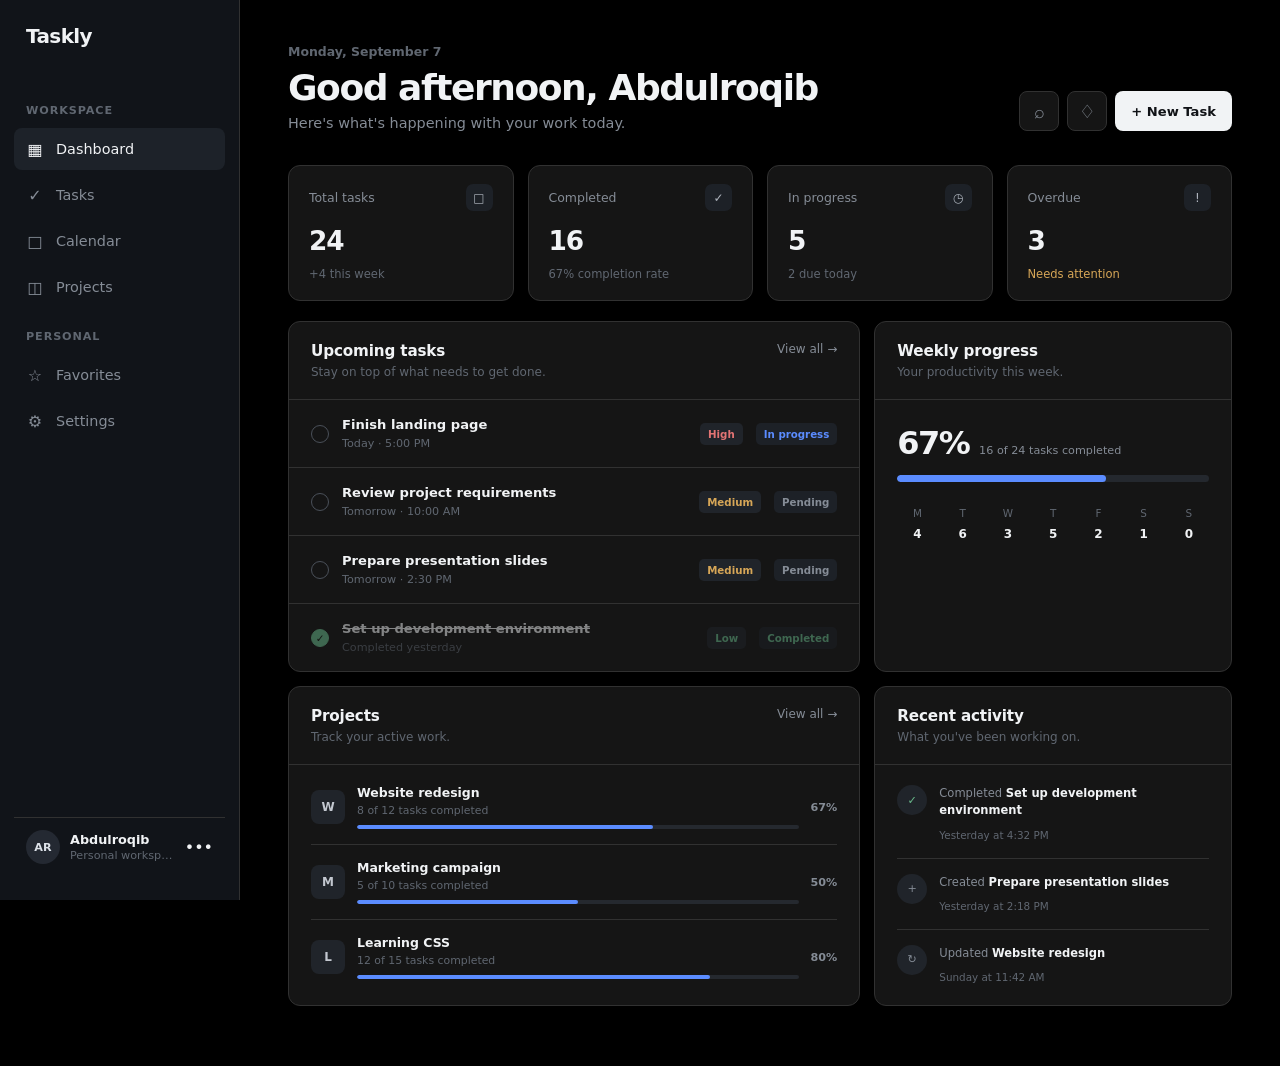
<file: css/resources/design-challenge.html>
<!DOCTYPE html>
<html lang="en">
<head>
  <meta charset="UTF-8" />
  <meta name="viewport" content="width=device-width, initial-scale=1.0" />
  <title>Taskly Dashboard</title>
  

<style>
* {
  box-sizing: border-box;
}

:root {
  --bg: #000000;
  --surface: #151515;
  --surface-hover: #353535;
  --border: #313131;

  --text: #f1f3f5;
  --muted: #858c96;
  --subtle: #606771;

  --accent: #5b8cff;

  --danger: #e27474;
  --warning: #d6a657;
  --success: #69b98b;

  --radius: 12px;
}

body {
  margin: 0;
  background: var(--bg);
  color: var(--text);
  font-family:
    Inter,
    ui-sans-serif,
    system-ui,
    -apple-system,
    BlinkMacSystemFont,
    "Segoe UI",
    sans-serif;
}


/* ================================
   Layout
================================ */

.dashboard {
  display: grid;
  grid-template-columns: 240px minmax(0, 1fr);
  min-height: 100vh;
}


/* ================================
   Sidebar
================================ */

.sidebar {
  position: sticky;
  top: 0;
  display: flex;
  flex-direction: column;
  height: 100vh;
  padding: 24px 14px;
  background: #111419;
  border-right: 1px solid var(--border);
}

.logo {
  padding: 0 12px;
  margin-bottom: 38px;
  font-size: 1.25rem;
  font-weight: 700;
  letter-spacing: -0.03em;
}

.main-nav {
  display: flex;
  flex-direction: column;
  gap: 4px;
}

.nav-label {
  margin: 18px 12px 7px;
  color: var(--subtle);
  font-size: 0.7rem;
  font-weight: 700;
  letter-spacing: 0.08em;
  text-transform: uppercase;
}

.main-nav a {
  display: flex;
  align-items: center;
  gap: 12px;
  min-height: 42px;
  padding: 0 12px;
  border-radius: 8px;
  color: var(--muted);
  text-decoration: none;
  font-size: 0.9rem;
  transition:
    background 0.15s ease,
    color 0.15s ease;
}

.main-nav a span {
  width: 18px;
  text-align: center;
  font-size: 1rem;
}

.main-nav a:hover {
  background: var(--surface-hover);
  color: var(--text);
}

.main-nav a.active {
  background: #1d2229;
  color: var(--text);
}

.sidebar-bottom {
  margin-top: auto;
}

.profile {
  display: flex;
  align-items: center;
  gap: 10px;
  padding: 12px;
  border-top: 1px solid var(--border);
}

.avatar {
  display: grid;
  width: 34px;
  height: 34px;
  flex-shrink: 0;
  place-items: center;
  border-radius: 50%;
  background: #242932;
  color: #dce1e8;
  font-size: 0.7rem;
  font-weight: 700;
}

.profile-info {
  display: flex;
  min-width: 0;
  flex: 1;
  flex-direction: column;
  gap: 2px;
}

.profile-info strong {
  overflow: hidden;
  font-size: 0.8rem;
  text-overflow: ellipsis;
  white-space: nowrap;
}

.profile-info span {
  overflow: hidden;
  color: var(--subtle);
  font-size: 0.7rem;
  text-overflow: ellipsis;
  white-space: nowrap;
}


/* ================================
   Content
================================ */

.content {
  width: 100%;
  max-width: 1400px;
  margin: 0 auto;
  padding: 44px 48px 60px;
}

.page-header {
  display: flex;
  align-items: flex-end;
  justify-content: space-between;
  gap: 30px;
  margin-bottom: 34px;
}

.eyebrow {
  display: block;
  margin-bottom: 8px;
  color: var(--subtle);
  font-size: 0.78rem;
  font-weight: 600;
}

.page-header h1 {
  margin: 0 0 7px;
  font-size: clamp(1.7rem, 3vw, 2.25rem);
  letter-spacing: -0.04em;
}

.page-header p {
  margin: 0;
  color: var(--muted);
  font-size: 0.9rem;
}

.header-actions {
  display: flex;
  align-items: center;
  gap: 8px;
}

button {
  font: inherit;
  cursor: pointer;
}

.icon-button {
  display: grid;
  width: 40px;
  height: 40px;
  place-items: center;
  border: 1px solid var(--border);
  border-radius: 8px;
  background: var(--surface);
  color: var(--muted);
  font-size: 1.15rem;
}

.icon-button:hover {
  background: var(--surface-hover);
  color: var(--text);
}

.primary-button {
  height: 40px;
  padding: 0 16px;
  border: 0;
  border-radius: 8px;
  background: var(--text);
  color: #101216;
  font-size: 0.82rem;
  font-weight: 700;
}

.primary-button:hover {
  opacity: 0.9;
}


/* ================================
   Statistics
================================ */

.overview {
  display: grid;
  grid-template-columns: repeat(4, 1fr);
  gap: 14px;
  margin-bottom: 20px;
}

.stat-card {
  padding: 18px 20px;
  border: 1px solid var(--border);
  border-radius: var(--radius);
  background: var(--surface);
}

.stat-top {
  display: flex;
  align-items: center;
  justify-content: space-between;
  margin-bottom: 14px;
  color: var(--muted);
  font-size: 0.78rem;
}

.stat-icon {
  display: grid;
  width: 27px;
  height: 27px;
  place-items: center;
  border-radius: 7px;
  background: #1d2127;
  color: #aeb4bd;
  font-size: 0.75rem;
}

.stat-card > strong {
  display: block;
  margin-bottom: 7px;
  font-size: 1.65rem;
  letter-spacing: -0.04em;
}

.stat-change {
  color: var(--subtle);
  font-size: 0.72rem;
}

.stat-change.warning {
  color: var(--warning);
}


/* ================================
   Panels
================================ */

.dashboard-grid {
  display: grid;
  grid-template-columns: minmax(0, 1.6fr) minmax(300px, 1fr);
  gap: 14px;
}

.panel {
  min-width: 0;
  border: 1px solid var(--border);
  border-radius: var(--radius);
  background: var(--surface);
  overflow: hidden;
}

.panel-header {
  display: flex;
  align-items: flex-start;
  justify-content: space-between;
  gap: 20px;
  padding: 20px 22px;
  border-bottom: 1px solid var(--border);
}

.panel-header h2 {
  margin: 0 0 5px;
  font-size: 0.95rem;
  letter-spacing: -0.01em;
}

.panel-header p {
  margin: 0;
  color: var(--subtle);
  font-size: 0.75rem;
}

.text-button {
  padding: 0;
  border: 0;
  background: transparent;
  color: var(--muted);
  font-size: 0.75rem;
}

.text-button:hover {
  color: var(--text);
}


/* ================================
   Tasks
================================ */

.task {
  display: grid;
  grid-template-columns: auto minmax(0, 1fr) auto auto;
  align-items: center;
  gap: 13px;
  padding: 17px 22px;
  border-bottom: 1px solid var(--border);
}

.task:last-child {
  border-bottom: 0;
}

.task-check {
  width: 18px;
  height: 18px;
  border: 1px solid #4a5059;
  border-radius: 50%;
}

.task-check.checked {
  display: grid;
  place-items: center;
  border-color: var(--success);
  background: var(--success);
  color: #0f1511;
  font-size: 0.65rem;
  font-weight: 800;
}

.task-content {
  min-width: 0;
}

.task-content h3 {
  margin: 0 0 5px;
  overflow: hidden;
  font-size: 0.82rem;
  font-weight: 600;
  text-overflow: ellipsis;
  white-space: nowrap;
}

.task-content p {
  margin: 0;
  color: var(--subtle);
  font-size: 0.7rem;
}

.priority,
.task-status {
  padding: 5px 8px;
  border-radius: 5px;
  font-size: 0.64rem;
  font-weight: 600;
  white-space: nowrap;
}

.priority {
  background: #20242a;
  color: var(--muted);
}

.priority.high {
  color: var(--danger);
}

.priority.medium {
  color: var(--warning);
}

.priority.low {
  color: var(--success);
}

.task-status {
  background: #1d2127;
  color: var(--muted);
}

.task-status.progress {
  color: var(--accent);
}

.task-status.done {
  color: var(--success);
}

.task.completed {
  opacity: 0.5;
}

.task.completed h3 {
  text-decoration: line-through;
}


/* ================================
   Weekly Progress
================================ */

.progress-panel {
  padding-bottom: 22px;
}

.progress-summary {
  display: flex;
  align-items: baseline;
  gap: 10px;
  padding: 24px 22px 13px;
}

.progress-summary strong {
  font-size: 2rem;
  letter-spacing: -0.05em;
}

.progress-summary span {
  color: var(--muted);
  font-size: 0.7rem;
}

.progress-bar {
  height: 7px;
  margin: 0 22px 25px;
  overflow: hidden;
  border-radius: 10px;
  background: #24282e;
}

.progress-bar span {
  display: block;
  width: 67%;
  height: 100%;
  border-radius: inherit;
  background: var(--accent);
}

.week {
  display: grid;
  grid-template-columns: repeat(7, 1fr);
  gap: 5px;
  padding: 0 22px;
}

.week div {
  display: flex;
  flex-direction: column;
  align-items: center;
  gap: 8px;
}

.week span {
  color: var(--subtle);
  font-size: 0.65rem;
}

.week strong {
  font-size: 0.75rem;
}


/* ================================
   Projects
================================ */

.project-list {
  padding: 5px 22px;
}

.project {
  display: grid;
  grid-template-columns: auto minmax(0, 1fr) auto;
  align-items: center;
  gap: 12px;
  padding: 15px 0;
  border-bottom: 1px solid var(--border);
}

.project:last-child {
  border-bottom: 0;
}

.project-icon {
  display: grid;
  width: 34px;
  height: 34px;
  place-items: center;
  border-radius: 8px;
  background: #20242a;
  color: #c3c8d0;
  font-size: 0.75rem;
  font-weight: 700;
}

.project-info {
  min-width: 0;
}

.project-info h3 {
  margin: 0 0 4px;
  font-size: 0.78rem;
  font-weight: 600;
}

.project-info p {
  margin: 0 0 8px;
  color: var(--subtle);
  font-size: 0.68rem;
}

.project > strong {
  color: var(--muted);
  font-size: 0.7rem;
}

.mini-progress {
  height: 4px;
  overflow: hidden;
  border-radius: 5px;
  background: #25292f;
}

.mini-progress span {
  display: block;
  height: 100%;
  border-radius: inherit;
  background: var(--accent);
}


/* ================================
   Activity
================================ */

.activity-list {
  padding: 5px 22px;
}

.activity {
  display: flex;
  align-items: flex-start;
  gap: 12px;
  padding: 15px 0;
  border-bottom: 1px solid var(--border);
}

.activity:last-child {
  border-bottom: 0;
}

.activity-icon {
  display: grid;
  width: 30px;
  height: 30px;
  flex-shrink: 0;
  place-items: center;
  border-radius: 50%;
  background: #20242a;
  color: var(--muted);
  font-size: 0.7rem;
}

.activity-icon.completed-icon {
  color: var(--success);
}

.activity p {
  margin: 0 0 4px;
  color: var(--muted);
  font-size: 0.72rem;
  line-height: 1.5;
}

.activity p strong {
  color: var(--text);
  font-weight: 600;
}

.activity > div:last-child span {
  color: var(--subtle);
  font-size: 0.65rem;
}


/* ================================
   Responsive
================================ */

@media (max-width: 1100px) {
  .overview {
    grid-template-columns: repeat(2, 1fr);
  }

  .dashboard-grid {
    grid-template-columns: 1fr;
  }
}

@media (max-width: 800px) {
  .dashboard {
    grid-template-columns: 1fr;
  }

  .sidebar {
    position: static;
    height: auto;
    padding: 18px;
    border-right: 0;
    border-bottom: 1px solid var(--border);
  }

  .logo {
    margin-bottom: 18px;
  }

  .main-nav {
    flex-direction: row;
    overflow-x: auto;
  }

  .nav-label,
  .sidebar-bottom {
    display: none;
  }

  .main-nav a {
    flex-shrink: 0;
  }

  .content {
    padding: 32px 24px 50px;
  }
}

@media (max-width: 600px) {
  .content {
    padding: 26px 16px 40px;
  }

  .page-header {
    align-items: flex-start;
    flex-direction: column;
  }

  .header-actions {
    width: 100%;
  }

  .primary-button {
    margin-left: auto;
  }

  .overview {
    grid-template-columns: 1fr 1fr;
  }

  .task {
    grid-template-columns: auto minmax(0, 1fr) auto;
  }

  .priority {
    display: none;
  }

  .task-status {
    grid-column: 2 / -1;
    justify-self: start;
  }
}

@media (max-width: 420px) {
  .overview {
    grid-template-columns: 1fr;
  }

  .page-header h1 {
    font-size: 1.55rem;
  }

  .panel-header {
    padding: 18px;
  }

  .task {
    padding: 15px 18px;
  }

  .project-list,
  .activity-list {
    padding-inline: 18px;
  }
}
</style>

</head>

<body>
  <main class="dashboard">

    <aside class="sidebar">
      <div class="logo">Taskly</div>

      <nav class="main-nav">
        <p class="nav-label">Workspace</p>

        <a href="#" class="active">
          <span>▦</span>
          Dashboard
        </a>

        <a href="#">
          <span>✓</span>
          Tasks
        </a>

        <a href="#">
          <span>□</span>
          Calendar
        </a>

        <a href="#">
          <span>◫</span>
          Projects
        </a>

        <p class="nav-label">Personal</p>

        <a href="#">
          <span>☆</span>
          Favorites
        </a>

        <a href="#">
          <span>⚙</span>
          Settings
        </a>
      </nav>

      <div class="sidebar-bottom">
        <div class="profile">
          <div class="avatar">AR</div>

          <div class="profile-info">
            <strong>Abdulroqib</strong>
            <span>Personal workspace</span>
          </div>

          <span>•••</span>
        </div>
      </div>
    </aside>


    <section class="content">

      <header class="page-header">
        <div>
          <span class="eyebrow">Monday, September 7</span>
          <h1>Good afternoon, Abdulroqib</h1>
          <p>Here's what's happening with your work today.</p>
        </div>

        <div class="header-actions">
          <button class="icon-button" aria-label="Search">⌕</button>
          <button class="icon-button" aria-label="Notifications">♢</button>
          <button class="primary-button">+ New Task</button>
        </div>
      </header>


      <section class="overview">
        <div class="stat-card">
          <div class="stat-top">
            <span>Total tasks</span>
            <span class="stat-icon">□</span>
          </div>

          <strong>24</strong>
          <span class="stat-change">+4 this week</span>
        </div>

        <div class="stat-card">
          <div class="stat-top">
            <span>Completed</span>
            <span class="stat-icon">✓</span>
          </div>

          <strong>16</strong>
          <span class="stat-change">67% completion rate</span>
        </div>

        <div class="stat-card">
          <div class="stat-top">
            <span>In progress</span>
            <span class="stat-icon">◷</span>
          </div>

          <strong>5</strong>
          <span class="stat-change">2 due today</span>
        </div>

        <div class="stat-card">
          <div class="stat-top">
            <span>Overdue</span>
            <span class="stat-icon">!</span>
          </div>

          <strong>3</strong>
          <span class="stat-change warning">Needs attention</span>
        </div>
      </section>


      <div class="dashboard-grid">

        <section class="panel tasks-panel">
          <div class="panel-header">
            <div>
              <h2>Upcoming tasks</h2>
              <p>Stay on top of what needs to get done.</p>
            </div>

            <button class="text-button">View all →</button>
          </div>

          <div class="task-list">

            <article class="task">
              <div class="task-check"></div>

              <div class="task-content">
                <h3>Finish landing page</h3>
                <p>Today · 5:00 PM</p>
              </div>

              <span class="priority high">High</span>
              <span class="task-status progress">In progress</span>
            </article>

            <article class="task">
              <div class="task-check"></div>

              <div class="task-content">
                <h3>Review project requirements</h3>
                <p>Tomorrow · 10:00 AM</p>
              </div>

              <span class="priority medium">Medium</span>
              <span class="task-status pending">Pending</span>
            </article>

            <article class="task">
              <div class="task-check"></div>

              <div class="task-content">
                <h3>Prepare presentation slides</h3>
                <p>Tomorrow · 2:30 PM</p>
              </div>

              <span class="priority medium">Medium</span>
              <span class="task-status pending">Pending</span>
            </article>

            <article class="task completed">
              <div class="task-check checked">✓</div>

              <div class="task-content">
                <h3>Set up development environment</h3>
                <p>Completed yesterday</p>
              </div>

              <span class="priority low">Low</span>
              <span class="task-status done">Completed</span>
            </article>

          </div>
        </section>


        <section class="panel progress-panel">
          <div class="panel-header">
            <div>
              <h2>Weekly progress</h2>
              <p>Your productivity this week.</p>
            </div>
          </div>

          <div class="progress-summary">
            <strong>67%</strong>
            <span>16 of 24 tasks completed</span>
          </div>

          <div class="progress-bar">
            <span></span>
          </div>

          <div class="week">
            <div>
              <span>M</span>
              <strong>4</strong>
            </div>

            <div>
              <span>T</span>
              <strong>6</strong>
            </div>

            <div>
              <span>W</span>
              <strong>3</strong>
            </div>

            <div>
              <span>T</span>
              <strong>5</strong>
            </div>

            <div>
              <span>F</span>
              <strong>2</strong>
            </div>

            <div>
              <span>S</span>
              <strong>1</strong>
            </div>

            <div>
              <span>S</span>
              <strong>0</strong>
            </div>
          </div>
        </section>


        <section class="panel projects-panel">
          <div class="panel-header">
            <div>
              <h2>Projects</h2>
              <p>Track your active work.</p>
            </div>

            <button class="text-button">View all →</button>
          </div>

          <div class="project-list">

            <article class="project">
              <div class="project-icon">W</div>

              <div class="project-info">
                <h3>Website redesign</h3>
                <p>8 of 12 tasks completed</p>

                <div class="mini-progress">
                  <span style="width: 67%"></span>
                </div>
              </div>

              <strong>67%</strong>
            </article>

            <article class="project">
              <div class="project-icon">M</div>

              <div class="project-info">
                <h3>Marketing campaign</h3>
                <p>5 of 10 tasks completed</p>

                <div class="mini-progress">
                  <span style="width: 50%"></span>
                </div>
              </div>

              <strong>50%</strong>
            </article>

            <article class="project">
              <div class="project-icon">L</div>

              <div class="project-info">
                <h3>Learning CSS</h3>
                <p>12 of 15 tasks completed</p>

                <div class="mini-progress">
                  <span style="width: 80%"></span>
                </div>
              </div>

              <strong>80%</strong>
            </article>

          </div>
        </section>


        <section class="panel activity-panel">
          <div class="panel-header">
            <div>
              <h2>Recent activity</h2>
              <p>What you've been working on.</p>
            </div>
          </div>

          <div class="activity-list">

            <div class="activity">
              <div class="activity-icon completed-icon">✓</div>

              <div>
                <p>
                  Completed
                  <strong>Set up development environment</strong>
                </p>
                <span>Yesterday at 4:32 PM</span>
              </div>
            </div>

            <div class="activity">
              <div class="activity-icon">+</div>

              <div>
                <p>
                  Created
                  <strong>Prepare presentation slides</strong>
                </p>
                <span>Yesterday at 2:18 PM</span>
              </div>
            </div>

            <div class="activity">
              <div class="activity-icon">↻</div>

              <div>
                <p>
                  Updated
                  <strong>Website redesign</strong>
                </p>
                <span>Sunday at 11:42 AM</span>
              </div>
            </div>

          </div>
        </section>

      </div>

    </section>
  </main>
</body>
</html>
</file>
<file: assets/css/base.css>
html,
body {
  font-family: "Poppins", Arial, sans-serif;
  line-height: 1.5;
  scroll-behavior: smooth;
  overflow-x: hidden;
}

:root {
  --font-size: clamp(1rem, 1.2rem, 4rem);
}

body {
  margin: 0;
  background: var(--bg-primary);
  font-size: var(--font-size);
  color: var(--text-primary);
}

h1 {
  text-align: center;
}

a {
  color: var(--link);
}
</file>
<file: assets/css/home.css>
.cards {
  display: grid;
  grid-template-columns: repeat(auto-fit, minmax(350px, 1fr));
  width: 100%;
  max-width: 900px;
  margin: auto;
}

.card {
  display: flex;
  flex-direction: column;
  margin: var(--space-md);
  background: var(--card-bg);
  border: 1px solid var(--border-primary);
  border-radius: var(--radius-md);
  padding: 25px;
  transition: all 0.3s ease;
  box-shadow: 0 4px 15px rgba(0, 0, 0, 0.3);
}

.card:hover {
  box-shadow: 0 8px 20px rgba(40, 40, 40, 0.5);
  border-color: var(--primary);
}

.card h2 {
  text-align: center;
  font-size: 1.2rem;
  margin-bottom: var(--space-sm);
  color: var(--primary-light);
}

.card p {
  font-size: 0.9rem;
  color: var(--text-primary);
  margin-bottom: var(--space-sm);
}

.card a {
  display: block;
  text-align: center;
  font-weight: 600;
  margin-top: auto;
  font-size: var(--text-md);
  text-decoration: none;
  background: var(--primary);
  color: #000000;
  padding: var(--space-sm) var(--space-sm);
  border-radius: 8px;
  transition: 0.3s;
}

.card a:hover {
  background: var(--primary-light);
}

footer {
  margin-top: 60px;
  font-size: 0.85rem;
  color: var(--text-muted);
}
</file>
<file: styles.css>
html,
body {
  font-family: "Popins", Arial, Sans-serif;
  line-height: 1.5;
  scroll-behavior: smooth;
  overflow-x: hidden;
}
:root {
  --loghue-blue: #1565C0;
  --font-size: clamp(1rem, 1.2rem, 4rem);
  --link-color: #7fffe1;
  --link-border: #7fffe13e;
  --gradient: linear-gradient(90deg, #0085ff, #b0b0b0b);
}
 
  .logo, #navbar a.logo {
    opacity: 1;
    cursor: pointer;
    border-bottom: none;
    left: var(--space-sm);
    top: var(--space-sm);
    position: absolute;
    z-index: 1;
    font-family: -apple-system, "Segoe UI", Roboto, Arial, sans-serif;
    font-weight: 700;
    font-size: calc(var(--size) * 0.13);
    letter-spacing: -0.01em;
    white-space: nowrap;
    color: #ffffff;
  }
.logo:hover, #navbar a.logo:hover {
opacity: 1;
}
  .logo span {
    background: linear-gradient(90deg, #2ea3f2 0%, #9fb2c4 100%);
    -webkit-background-clip: text;
    background-clip: text;
    color: transparent;
  }


.about {
 margin-top: 20px;
 position: fixed;
 text-decoration: none;
 color: var(--text-primary);
 font-size: 2rem;
 right: 20px;
 bottom: 10px;
 z-index: 1;
}
body {
  margin: 0;
  background: var(--bg-primary);
  font-size: var(--font-size);
  color: var(--text-primary);
}

header {
  position: relative;
}

h1 {
  text-align: center;
}
details {
  margin-bottom: var(--space-xs);
  transition: all 0.9s ease;
}

details ul {
  list-style-position: inside;
  padding-left: 1rem;
  list-style: none;
}

summary {
  padding: var(--space-xs) var(--space-sm);
  font-size: 1.2rem;
  margin: 0 var(--space-sm);
  cursor: pointer;
  border-radius: var(--radius-sm);
    background: var(--navBtn-bg);
  transition: background 0.4s ease;
}
summary:hover {
  background: var(--hover-bg);
}

#Introduction {
  background: var(--surface-primary);
  padding: var(--space-sm);
  margin: var(--space-md);
  border-radius: var(--radius-sm);
}

.main-section {
  margin: 0 auto;
}

.main-section > section {
  background: var(--main-content-bg);
  padding: var(--space-sm);
  margin: var(--space-md);
  border-radius: var(--radius-sm);
}
/*
hide section and show on link click
#hidden article section {
  display: none;
}
#hidden section.shown,
article.show {
  display: block;
}
  */

.example-note {
  font-size: 0.85rem;
  color: var(--muted);
  margin-top: var(--space-xs);
}

h2 {
  text-align: center;
  margin: var(--space-md) auto;
}
h3 {
  border-bottom: 1px solid;
  padding-left: 5px;
}
h4::before {
  content: "→";
  font-weight: 900;
  margin: var(--space-md);
}
nav#navbar {
  position: fixed;
  border-right: 3px solid var(--border-primary);
  margin-right: var(--space-sm);
  top: 0;
  left: 0;
  height: 100dvh;
  width: 260px;
  padding-top: calc(var(--space-xl) + var(--space-sm));
  background: var(--card-bg);
  transition: all 0.2s ease;
  overflow-y: auto;
}
#navbar h2 {
  font-size: var(--text-md);
  border-bottom: 2px solid var(--border-color);
  padding: 15px 0 0 0;
}
#navbar a {
  display: block;
  text-decoration: none;
  font-size: 1.2rem;
  color: #9f9f9f;
  padding: 0 var(--space-sm);
  border-bottom: 2px solid var(--link-border);
}
#navbar a:hover {
  opacity: 0.5;
}
#navbar a:focus-within {
  color: var(--link);
}
#navbar a.nav-link.activeLink {
  color: var(--link);
}
#main-doc {
  margin-left: 250px;
  padding: var(--space-md) 5px;
  transition: all 0.5s ease;
}
pre span {
  color: rgba(0, 128, 0, 0.557);
}
code {
  font-family: monospace;
  background: #d3d3d3cb;
  font-size: 1.2rem;
    color: rgb(87, 3, 3);
  border-radius: var(--radius-sm);
  font-weight: 100;
  margin: 2px;
}
.attribute {
    color: #2600ff;

}
.menuIcon {
  display: none;
  flex-direction: column;
  justify-content: center;
  cursor: pointer;
  top: var(--space-sm);
  left: var(--space-md);
  position: fixed;
  gap: 3px;
  z-index: 9990;
  background-color: var(--surface-primary);
  width: 35px;
  height: 35px;
  border-radius: var(--radius-sm);
  animation: slide 0.9s ease;
}
.menuIcon span {
  width: 24px;
  height: 4px;
  background: #ffffff;
  border-radius: var(--radius-sm);
  margin: 0 auto;
}
.menuIcon:hover {
  opacity: 0.7;
}
@media (max-width: 800px) {
  nav#navbar.hide {
    left: -100%;
  }
  .menuIcon {
    display: flex;
  }
  nav#navbar {
    position: fixed;
    width: 90%;
    max-width: 260px;
    height: 100dvh;
      padding-top: calc(var(--space-xl) * 1.5);
    padding-bottom: var(--space-xl);
    z-index: 2;
  }
  #main-doc {
    margin: auto 4px;
    padding: 0;
  }
  
  #main-doc.adjust {
    margin-left: 2px;
  }
 
    .logo, #navbar a.logo {
    right: var(--space-sm);
    left: auto;
  }
}

pre {
  width: 90%;
  height: auto;
  background: #111;
  padding: 25px 4px;
  border-radius: 8px;
  margin: 4px auto;
  max-width: 600px;
}
pre code {
  overflow-x: auto;
  width: 80%;
  padding-left: 10px;
  margin: auto;
  display: block;
}

@keyframes slide {
  from {
    transform: translateX(-60px);
  }
}

footer {
  text-align: center;
  opacity: 0.2;
  background-color: #111;
  padding: 10px 0;
  margin-top: auto;
}

a {
  color: var(--link);
}
.productName {
  text-decoration: none;
  font-weight: 600;
  color: var(--text-secondary);
}
.loghue span {
  color: var(--loghue-blue);
}


.img-container {
  width: 100%;
  max-width: 800px;
  margin: auto;
  position: relative;
}
.screenshot {
  cursor: pointer;
  background-position: center;
  width: 100%;
  border: 1px solid var(--border-primary);
  border-radius: var(--radius-sm);
}
.img-credit {
  position: absolute;
  right: 0;
  bottom: 0;
    font-size: 0.85rem;
  color: var(--muted);
  margin-top: var(--space-xs);
}
.design-instructions {
  font-size: var(--text-md);
  color: var(--text-secondary);
}
.design-instructions li {
  list-style-type: disc;
}
.main-details {
  padding-left: var(--space-md);
}
.main-details summary{
  width: fit-content;
  padding: var(--space-sm) var(--space-md);
  background: var(--bg-primary);
  border-radius: var(--radius-lg);
  transition: background 0.4s ease;
}
.main-details summary:hover {
  background: var(--hover-bg);
}
</file>
